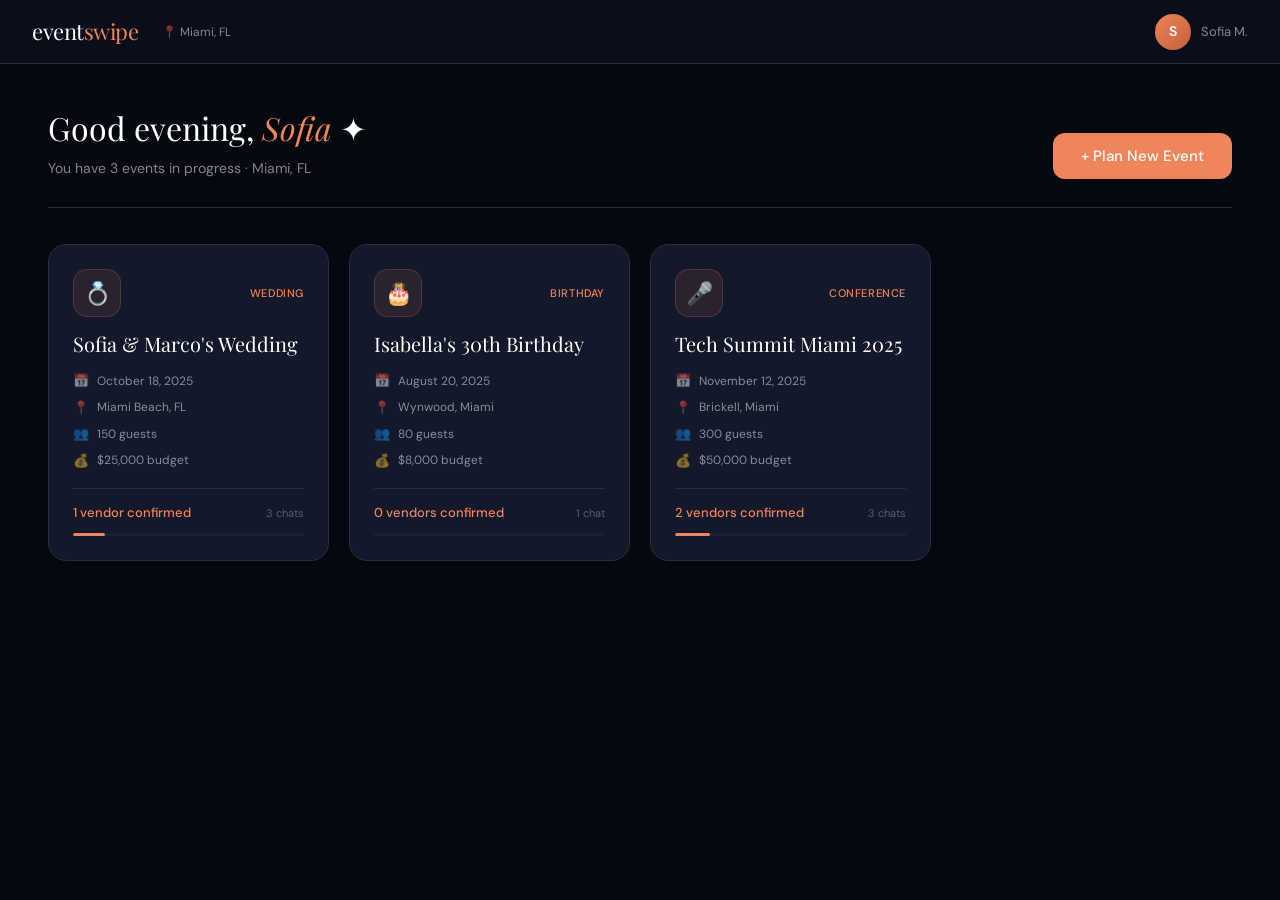
<file: index.html>
<!DOCTYPE html>
<html lang="en">
<head>
  <meta charset="UTF-8" />
  <meta name="viewport" content="width=device-width, initial-scale=1.0" />
  <title>EventSwipe — Miami</title>
  <link rel="preconnect" href="https://fonts.googleapis.com" />
  <link rel="preconnect" href="https://fonts.gstatic.com" crossorigin />
  <link href="https://fonts.googleapis.com/css2?family=Playfair+Display:ital,wght@0,400;0,600;1,400&family=DM+Sans:wght@300;400;500;600&display=swap" rel="stylesheet" />
  <link rel="stylesheet" href="styles.css" />
</head>
<body>
  <div id="app"></div>
  <script src="data.js"></script>
  <script src="app.js"></script>
</body>
</html>
</file>
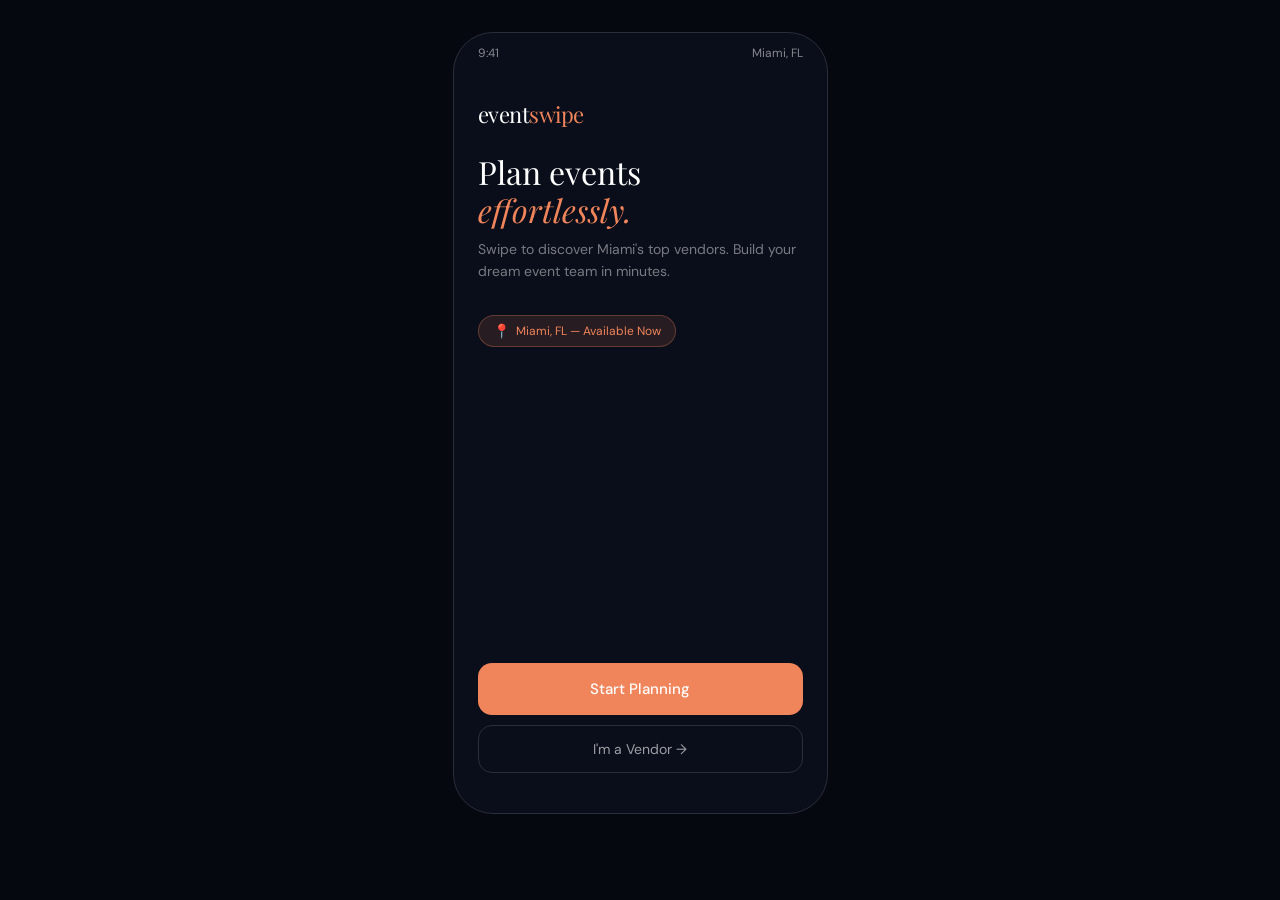
<file: eventswipe.html>
<!DOCTYPE html>
<html lang="en">
<head>
  <meta charset="UTF-8" />
  <meta name="viewport" content="width=device-width, initial-scale=1.0" />
  <title>EventSwipe — Miami</title>
  <link rel="preconnect" href="https://fonts.googleapis.com" />
  <link rel="preconnect" href="https://fonts.gstatic.com" crossorigin />
  <link href="https://fonts.googleapis.com/css2?family=Playfair+Display:ital,wght@0,400;0,600;1,400&family=DM+Sans:wght@300;400;500&display=swap" rel="stylesheet" />
  <style>
    * { box-sizing: border-box; margin: 0; padding: 0; }

    body {
      font-family: 'DM Sans', sans-serif;
      background: #060810;
      min-height: 100vh;
      display: flex;
      justify-content: center;
      align-items: flex-start;
      padding: 2rem 1rem;
    }

    .phone {
      width: 375px;
      min-height: 780px;
      background: #0a0e1a;
      border-radius: 40px;
      overflow: hidden;
      position: relative;
      border: 1.5px solid #2a2e3a;
    }

    .screen {
      display: none;
      flex-direction: column;
      height: 780px;
      overflow-y: auto;
      scrollbar-width: none;
    }
    .screen::-webkit-scrollbar { display: none; }
    .screen.active { display: flex; }

    .status-bar {
      padding: 12px 24px 6px;
      display: flex;
      justify-content: space-between;
      align-items: center;
      font-size: 12px;
      color: rgba(255,255,255,0.5);
      flex-shrink: 0;
    }

    .logo { font-family: 'Playfair Display', serif; font-size: 22px; color: #fff; letter-spacing: -0.5px; }
    .logo span { color: #f0845a; }

    .hero-section { padding: 32px 24px 24px; flex-shrink: 0; }

    .tagline { font-family: 'Playfair Display', serif; font-size: 32px; color: #fff; line-height: 1.2; margin-bottom: 8px; }
    .tagline em { color: #f0845a; font-style: italic; }

    .sub { font-size: 14px; color: rgba(255,255,255,0.45); margin-bottom: 32px; line-height: 1.6; }

    .city-badge {
      display: inline-flex; align-items: center; gap: 6px;
      background: rgba(240,132,90,0.12); border: 0.5px solid rgba(240,132,90,0.3);
      border-radius: 20px; padding: 6px 14px; font-size: 12px; color: #f0845a; margin-bottom: 28px;
    }

    .event-grid { display: grid; grid-template-columns: 1fr 1fr; gap: 10px; padding: 0 24px 24px; }

    .event-card {
      background: #13182a; border: 0.5px solid #2a2e3a; border-radius: 16px;
      padding: 16px; cursor: pointer; transition: all 0.2s; text-align: center;
    }
    .event-card:hover { border-color: #f0845a; background: #1a2035; }
    .event-card:active { transform: scale(0.97); }
    .event-icon { font-size: 24px; margin-bottom: 8px; display: block; }
    .event-label { font-size: 13px; color: rgba(255,255,255,0.8); font-weight: 500; }

    .btn-primary {
      background: #f0845a; color: #fff; border: none; border-radius: 14px;
      padding: 16px; font-family: 'DM Sans', sans-serif; font-size: 15px; font-weight: 500;
      cursor: pointer; width: 100%; transition: all 0.2s;
    }
    .btn-primary:hover { background: #e8723f; }
    .btn-primary:active { transform: scale(0.98); }

    .btn-secondary {
      background: transparent; color: rgba(255,255,255,0.6); border: 0.5px solid #2a2e3a;
      border-radius: 14px; padding: 14px; font-family: 'DM Sans', sans-serif; font-size: 14px;
      cursor: pointer; width: 100%; transition: all 0.2s; margin-top: 10px;
    }
    .btn-secondary:hover { border-color: rgba(255,255,255,0.2); color: #fff; }

    .screen-header {
      padding: 16px 24px; display: flex; align-items: center; gap: 12px; flex-shrink: 0;
    }

    .back-btn {
      width: 36px; height: 36px; background: #13182a; border: 0.5px solid #2a2e3a;
      border-radius: 50%; display: flex; align-items: center; justify-content: center;
      cursor: pointer; color: rgba(255,255,255,0.6); font-size: 16px; transition: all 0.2s; flex-shrink: 0;
    }
    .back-btn:hover { border-color: #f0845a; color: #f0845a; }

    .screen-title { font-family: 'Playfair Display', serif; font-size: 18px; color: #fff; }

    .form-section { padding: 0 24px 24px; flex: 1; overflow-y: auto; scrollbar-width: none; }
    .form-section::-webkit-scrollbar { display: none; }

    .form-group { margin-bottom: 18px; }

    .form-label {
      font-size: 12px; color: rgba(255,255,255,0.4); margin-bottom: 8px;
      display: block; text-transform: uppercase; letter-spacing: 0.8px;
    }

    .form-input {
      width: 100%; background: #13182a; border: 0.5px solid #2a2e3a; border-radius: 12px;
      padding: 14px 16px; color: #fff; font-family: 'DM Sans', sans-serif;
      font-size: 14px; outline: none; transition: border-color 0.2s;
    }
    .form-input:focus { border-color: #f0845a; }
    .form-input::placeholder { color: rgba(255,255,255,0.2); }

    .form-row { display: grid; grid-template-columns: 1fr 1fr; gap: 10px; }

    .optional-tag {
      font-size: 10px; color: rgba(255,255,255,0.25); margin-left: 6px;
      font-style: italic; text-transform: none; letter-spacing: 0;
    }

    .selected-event-pill {
      display: inline-flex; align-items: center; gap: 6px;
      background: rgba(240,132,90,0.12); border: 0.5px solid rgba(240,132,90,0.3);
      border-radius: 20px; padding: 6px 14px; font-size: 12px; color: #f0845a; margin-bottom: 20px;
    }

    .cat-grid { display: grid; grid-template-columns: 1fr 1fr; gap: 10px; padding: 0 24px 24px; }

    .cat-card {
      background: #13182a; border: 0.5px solid #2a2e3a; border-radius: 16px;
      padding: 18px 14px; cursor: pointer; transition: all 0.2s; text-align: center; position: relative;
    }
    .cat-card:hover { border-color: #f0845a; }
    .cat-card.selected { border-color: #f0845a; background: rgba(240,132,90,0.08); }
    .cat-icon { font-size: 22px; margin-bottom: 8px; display: block; }
    .cat-name { font-size: 13px; color: rgba(255,255,255,0.8); font-weight: 500; }
    .cat-count { font-size: 10px; color: rgba(255,255,255,0.3); margin-top: 3px; }

    .check-badge {
      position: absolute; top: 8px; right: 8px; width: 18px; height: 18px;
      background: #f0845a; border-radius: 50%; display: none; align-items: center;
      justify-content: center; font-size: 10px; color: #fff;
    }
    .cat-card.selected .check-badge { display: flex; }

    .swipe-area {
      flex: 1; display: flex; flex-direction: column; align-items: center;
      padding: 16px 24px; position: relative;
    }

    .card-stack { position: relative; width: 100%; height: 420px; flex-shrink: 0; }

    .vendor-card {
      position: absolute; width: 100%; height: 420px; border-radius: 24px;
      overflow: hidden; cursor: grab; transition: transform 0.1s; user-select: none;
    }

    .vendor-card-bg {
      position: absolute; inset: 0;
      background: linear-gradient(180deg, transparent 30%, rgba(0,0,0,0.95) 100%); z-index: 1;
    }

    .vendor-img-placeholder {
      width: 100%; height: 100%; display: flex; align-items: center;
      justify-content: center; font-size: 72px;
    }

    .vendor-info { position: absolute; bottom: 0; left: 0; right: 0; padding: 20px; z-index: 2; }

    .vendor-name { font-family: 'Playfair Display', serif; font-size: 22px; color: #fff; margin-bottom: 4px; }
    .vendor-category { font-size: 12px; color: rgba(255,255,255,0.5); margin-bottom: 8px; }

    .vendor-tags { display: flex; flex-wrap: wrap; gap: 6px; margin-bottom: 10px; }

    .vendor-tag {
      background: rgba(255,255,255,0.1); border: 0.5px solid rgba(255,255,255,0.15);
      border-radius: 20px; padding: 4px 10px; font-size: 11px; color: rgba(255,255,255,0.7);
    }

    .vendor-meta { display: flex; align-items: center; gap: 12px; }
    .vendor-price { font-size: 14px; color: #f0845a; font-weight: 500; }

    .like-badge, .nope-badge {
      position: absolute; top: 24px; padding: 8px 18px; border-radius: 8px;
      font-size: 18px; font-weight: 500; z-index: 10; opacity: 0;
      pointer-events: none; transition: opacity 0.1s;
    }
    .like-badge { left: 20px; background: rgba(34,197,94,0.2); border: 2px solid #22c55e; color: #22c55e; }
    .nope-badge { right: 20px; background: rgba(239,68,68,0.2); border: 2px solid #ef4444; color: #ef4444; }

    .swipe-actions {
      display: flex; align-items: center; justify-content: center;
      gap: 20px; margin-top: 20px; flex-shrink: 0;
    }

    .action-btn {
      width: 58px; height: 58px; border-radius: 50%;
      display: flex; align-items: center; justify-content: center;
      cursor: pointer; transition: all 0.2s; border: none; font-size: 22px;
    }
    .action-btn.nope { background: rgba(239,68,68,0.1); border: 1.5px solid rgba(239,68,68,0.3); color: #ef4444; }
    .action-btn.nope:hover { background: rgba(239,68,68,0.2); }
    .action-btn.like { background: rgba(34,197,94,0.1); border: 1.5px solid rgba(34,197,94,0.3); color: #22c55e; width: 70px; height: 70px; font-size: 26px; }
    .action-btn.like:hover { background: rgba(34,197,94,0.2); }
    .action-btn.info { background: rgba(240,132,90,0.1); border: 1.5px solid rgba(240,132,90,0.3); color: #f0845a; }
    .action-btn.info:hover { background: rgba(240,132,90,0.2); }

    .budget-bar-wrap { padding: 0 24px 16px; flex-shrink: 0; }
    .budget-row { display: flex; justify-content: space-between; font-size: 11px; color: rgba(255,255,255,0.35); margin-bottom: 6px; }
    .budget-track { height: 4px; background: #1a2035; border-radius: 4px; overflow: hidden; }
    .budget-fill { height: 100%; background: #f0845a; border-radius: 4px; transition: width 0.5s ease; }

    .workspace-section { flex: 1; overflow-y: auto; padding: 0 24px 24px; scrollbar-width: none; }
    .workspace-section::-webkit-scrollbar { display: none; }

    .section-title {
      font-size: 12px; color: rgba(255,255,255,0.35); text-transform: uppercase;
      letter-spacing: 0.8px; margin-bottom: 12px; margin-top: 20px;
    }

    .event-summary-card { background: #13182a; border: 0.5px solid #2a2e3a; border-radius: 16px; padding: 16px; margin-bottom: 16px; }
    .event-summary-name { font-family: 'Playfair Display', serif; font-size: 20px; color: #fff; margin-bottom: 10px; }
    .event-detail-row { display: flex; gap: 16px; flex-wrap: wrap; }
    .event-detail { display: flex; flex-direction: column; gap: 2px; }
    .detail-label { font-size: 10px; color: rgba(255,255,255,0.3); text-transform: uppercase; letter-spacing: 0.6px; }
    .detail-value { font-size: 13px; color: rgba(255,255,255,0.8); }

    .budget-card { background: #13182a; border: 0.5px solid #2a2e3a; border-radius: 16px; padding: 16px; margin-bottom: 16px; }
    .budget-header { display: flex; justify-content: space-between; align-items: flex-start; margin-bottom: 14px; }
    .budget-total { font-family: 'Playfair Display', serif; font-size: 24px; color: #fff; }
    .budget-thermometer { height: 10px; background: #1a2035; border-radius: 10px; overflow: hidden; margin-bottom: 10px; }
    .budget-thermo-fill { height: 100%; border-radius: 10px; transition: width 0.5s ease; }
    .budget-breakdown { display: flex; flex-direction: column; gap: 8px; }
    .budget-line { display: flex; justify-content: space-between; align-items: center; font-size: 12px; }
    .budget-line-label { color: rgba(255,255,255,0.5); display: flex; align-items: center; gap: 6px; }
    .budget-line-dot { width: 6px; height: 6px; border-radius: 50%; background: #f0845a; }
    .budget-line-amount { color: rgba(255,255,255,0.7); }

    .vendor-shortlist { display: flex; flex-direction: column; gap: 10px; }

    .shortlist-item {
      background: #13182a; border: 0.5px solid #2a2e3a; border-radius: 14px;
      padding: 14px 16px; display: flex; align-items: center; gap: 12px; cursor: pointer; transition: all 0.2s;
    }
    .shortlist-item:hover { border-color: #f0845a; }
    .shortlist-avatar { width: 42px; height: 42px; border-radius: 12px; background: #1a2035; display: flex; align-items: center; justify-content: center; font-size: 20px; flex-shrink: 0; }
    .shortlist-info { flex: 1; }
    .shortlist-name { font-size: 14px; color: #fff; font-weight: 500; margin-bottom: 2px; }
    .shortlist-cat { font-size: 11px; color: rgba(255,255,255,0.35); }
    .msg-status { font-size: 10px; color: rgba(255,255,255,0.25); margin-top: 2px; }
    .shortlist-price { font-size: 13px; color: #f0845a; font-weight: 500; }

    .tab-bar { display: flex; background: #0d1120; border-top: 0.5px solid #1a2035; padding: 10px 0 16px; flex-shrink: 0; }
    .tab { flex: 1; display: flex; flex-direction: column; align-items: center; gap: 4px; cursor: pointer; padding: 4px 0; transition: all 0.2s; }
    .tab-icon { font-size: 20px; }
    .tab-label { font-size: 10px; color: rgba(255,255,255,0.3); }
    .tab.active .tab-label { color: #f0845a; }

    .invite-code-box { background: #13182a; border: 0.5px solid #2a2e3a; border-radius: 14px; padding: 16px; margin-bottom: 16px; text-align: center; }
    .invite-code { font-family: monospace; font-size: 26px; color: #f0845a; letter-spacing: 6px; font-weight: 500; margin: 8px 0; }
    .invite-hint { font-size: 12px; color: rgba(255,255,255,0.3); }

    .step-indicator { display: flex; align-items: center; gap: 6px; padding: 0 24px 16px; flex-shrink: 0; }
    .step-dot { width: 6px; height: 6px; border-radius: 50%; background: #2a2e3a; transition: all 0.3s; }
    .step-dot.active { background: #f0845a; width: 18px; border-radius: 3px; }
    .step-dot.done { background: rgba(240,132,90,0.4); }

    .vendor-detail-overlay {
      position: absolute; inset: 0; background: #0a0e1a; z-index: 20;
      display: none; flex-direction: column; border-radius: 40px; overflow: hidden;
    }
    .vendor-detail-overlay.show { display: flex; }

    .vd-img { height: 220px; background: #13182a; display: flex; align-items: center; justify-content: center; font-size: 72px; flex-shrink: 0; position: relative; }
    .vd-close { position: absolute; top: 16px; left: 16px; width: 36px; height: 36px; background: rgba(0,0,0,0.5); border-radius: 50%; display: flex; align-items: center; justify-content: center; cursor: pointer; color: #fff; font-size: 18px; border: none; }
    .vd-body { flex: 1; overflow-y: auto; padding: 20px 24px; scrollbar-width: none; }
    .vd-body::-webkit-scrollbar { display: none; }
    .vd-name { font-family: 'Playfair Display', serif; font-size: 24px; color: #fff; margin-bottom: 4px; }
    .vd-meta { display: flex; gap: 12px; align-items: center; margin-bottom: 16px; }
    .vd-section-title { font-size: 11px; color: rgba(255,255,255,0.35); text-transform: uppercase; letter-spacing: 0.8px; margin-bottom: 8px; margin-top: 18px; }
    .vd-services { display: flex; flex-wrap: wrap; gap: 6px; margin-bottom: 4px; }
    .vd-service-tag { background: rgba(240,132,90,0.1); border: 0.5px solid rgba(240,132,90,0.25); border-radius: 20px; padding: 5px 12px; font-size: 12px; color: #f0845a; }
    .vd-links { display: flex; gap: 10px; margin-top: 8px; }
    .vd-link-btn { flex: 1; background: #13182a; border: 0.5px solid #2a2e3a; border-radius: 10px; padding: 10px; text-align: center; font-size: 12px; color: rgba(255,255,255,0.5); cursor: pointer; transition: all 0.2s; }
    .vd-link-btn:hover { border-color: #f0845a; color: #f0845a; }
    .msg-template-box { background: #13182a; border: 0.5px solid #2a2e3a; border-radius: 12px; padding: 14px; margin-top: 16px; }
    .msg-template-text { font-size: 13px; color: rgba(255,255,255,0.6); line-height: 1.6; margin-bottom: 12px; }

    .notification-dot { width: 8px; height: 8px; background: #f0845a; border-radius: 50%; position: absolute; top: 2px; right: 2px; }

    .empty-swipe { display: flex; flex-direction: column; align-items: center; justify-content: center; height: 100%; gap: 12px; color: rgba(255,255,255,0.3); font-size: 14px; }
    .empty-swipe .big-icon { font-size: 48px; margin-bottom: 8px; }
  </style>
</head>
<body>
  <div class="phone" id="phone">

    <!-- SCREEN 1: Welcome -->
    <div class="screen active" id="screen-welcome">
      <div class="status-bar"><span>9:41</span><span>Miami, FL</span></div>
      <div class="hero-section">
        <div class="logo">event<span>swipe</span></div>
        <div style="height:24px"></div>
        <div class="tagline">Plan events<br><em>effortlessly.</em></div>
        <p class="sub">Swipe to discover Miami's top vendors. Build your dream event team in minutes.</p>
        <div class="city-badge"><span style="font-size:14px">📍</span> Miami, FL — Available Now</div>
      </div>
      <div style="padding: 0 24px; margin-top: auto; padding-bottom: 40px;">
        <button class="btn-primary" onclick="goTo('screen-event-type')">Start Planning</button>
        <button class="btn-secondary" onclick="goTo('screen-vendor-register')">I'm a Vendor →</button>
      </div>
    </div>

    <!-- SCREEN 2: Event Type -->
    <div class="screen" id="screen-event-type">
      <div class="status-bar"><span>9:41</span><span>Miami, FL</span></div>
      <div class="screen-header">
        <div class="back-btn" onclick="goTo('screen-welcome')">←</div>
        <span class="screen-title">What's the occasion?</span>
      </div>
      <div class="step-indicator">
        <div class="step-dot active"></div>
        <div class="step-dot"></div>
        <div class="step-dot"></div>
      </div>
      <div class="event-grid">
        <div class="event-card" onclick="selectEvent('Wedding','💍')"><span class="event-icon">💍</span><div class="event-label">Wedding</div></div>
        <div class="event-card" onclick="selectEvent('Anniversary','🥂')"><span class="event-icon">🥂</span><div class="event-label">Anniversary</div></div>
        <div class="event-card" onclick="selectEvent('Birthday','🎂')"><span class="event-icon">🎂</span><div class="event-label">Birthday</div></div>
        <div class="event-card" onclick="selectEvent('Conference','🎤')"><span class="event-icon">🎤</span><div class="event-label">Meetup / Conference</div></div>
        <div class="event-card" onclick="selectEvent('Date Night','✨')"><span class="event-icon">✨</span><div class="event-label">Date Night</div></div>
        <div class="event-card" onclick="selectEvent('Quinceañera','👑')"><span class="event-icon">👑</span><div class="event-label">Quinceañera</div></div>
      </div>
    </div>

    <!-- SCREEN 3: Event Profile -->
    <div class="screen" id="screen-event-profile">
      <div class="status-bar"><span>9:41</span><span>Miami, FL</span></div>
      <div class="screen-header">
        <div class="back-btn" onclick="goTo('screen-event-type')">←</div>
        <span class="screen-title">Event Details</span>
      </div>
      <div class="step-indicator">
        <div class="step-dot done"></div>
        <div class="step-dot active"></div>
        <div class="step-dot"></div>
      </div>
      <div class="form-section">
        <div class="selected-event-pill">
          <span id="pill-icon">💍</span>
          <span id="pill-label">Wedding</span>
        </div>
        <div class="form-group">
          <label class="form-label">Event Name</label>
          <input class="form-input" id="event-name" placeholder="e.g. Sofia & Marco's Wedding" />
        </div>
        <div class="form-row">
          <div class="form-group">
            <label class="form-label">Date</label>
            <input class="form-input" type="date" id="event-date" />
          </div>
          <div class="form-group">
            <label class="form-label">Time</label>
            <input class="form-input" type="time" id="event-time" />
          </div>
        </div>
        <div class="form-group">
          <label class="form-label">Location</label>
          <input class="form-input" placeholder="Miami, FL (current)" id="event-location" />
        </div>
        <div class="form-row">
          <div class="form-group">
            <label class="form-label">Guests</label>
            <input class="form-input" type="number" placeholder="150" id="event-guests" />
          </div>
          <div class="form-group">
            <label class="form-label">Budget <span class="optional-tag">optional</span></label>
            <input class="form-input" type="number" placeholder="10000" id="event-budget" />
          </div>
        </div>
        <div style="margin-top: 8px;">
          <button class="btn-primary" onclick="saveEventProfile()">Choose Vendors →</button>
        </div>
      </div>
    </div>

    <!-- SCREEN 4: Vendor Categories -->
    <div class="screen" id="screen-categories">
      <div class="status-bar"><span>9:41</span><span>Miami, FL</span></div>
      <div class="screen-header">
        <div class="back-btn" onclick="goTo('screen-event-profile')">←</div>
        <span class="screen-title">Pick categories</span>
      </div>
      <div class="step-indicator">
        <div class="step-dot done"></div>
        <div class="step-dot done"></div>
        <div class="step-dot active"></div>
      </div>
      <p style="padding: 0 24px 16px; font-size: 13px; color: rgba(255,255,255,0.4); flex-shrink:0;">Select the vendors you need. We'll find the best in Miami.</p>
      <div class="cat-grid">
        <div class="cat-card" data-cat="Florists" onclick="toggleCat(this)"><div class="check-badge">✓</div><span class="cat-icon">🌸</span><div class="cat-name">Florists</div><div class="cat-count">24 vendors</div></div>
        <div class="cat-card" data-cat="Catering" onclick="toggleCat(this)"><div class="check-badge">✓</div><span class="cat-icon">🍽️</span><div class="cat-name">Food / Catering</div><div class="cat-count">38 vendors</div></div>
        <div class="cat-card" data-cat="Decor" onclick="toggleCat(this)"><div class="check-badge">✓</div><span class="cat-icon">🪩</span><div class="cat-name">Decor</div><div class="cat-count">19 vendors</div></div>
        <div class="cat-card" data-cat="Bakeries" onclick="toggleCat(this)"><div class="check-badge">✓</div><span class="cat-icon">🎂</span><div class="cat-name">Bakeries</div><div class="cat-count">15 vendors</div></div>
        <div class="cat-card" data-cat="Bartending" onclick="toggleCat(this)"><div class="check-badge">✓</div><span class="cat-icon">🍸</span><div class="cat-name">Bartending</div><div class="cat-count">21 vendors</div></div>
        <div class="cat-card" data-cat="Entertainment" onclick="toggleCat(this)"><div class="check-badge">✓</div><span class="cat-icon">🎵</span><div class="cat-name">Entertainment</div><div class="cat-count">32 vendors</div></div>
        <div class="cat-card" data-cat="Photography" onclick="toggleCat(this)"><div class="check-badge">✓</div><span class="cat-icon">📸</span><div class="cat-name">Photography</div><div class="cat-count">44 vendors</div></div>
        <div class="cat-card" data-cat="Security" onclick="toggleCat(this)"><div class="check-badge">✓</div><span class="cat-icon">🛡️</span><div class="cat-name">Security</div><div class="cat-count">8 vendors</div></div>
      </div>
      <div style="padding: 16px 24px 32px; flex-shrink:0;">
        <button class="btn-primary" onclick="startSwiping()">Start Swiping →</button>
      </div>
    </div>

    <!-- SCREEN 5: Swipe -->
    <div class="screen" id="screen-swipe">
      <div class="status-bar"><span>9:41</span><span>Miami, FL</span></div>
      <div class="screen-header">
        <div class="back-btn" onclick="goTo('screen-categories')">←</div>
        <div>
          <div class="screen-title" id="swipe-cat-title">Florists</div>
          <div style="font-size:11px;color:rgba(255,255,255,0.3);">Miami, FL</div>
        </div>
        <div style="margin-left:auto;font-size:12px;color:rgba(255,255,255,0.3);" id="swipe-progress-text">1 of 4</div>
      </div>
      <div class="budget-bar-wrap">
        <div class="budget-row">
          <span>Budget used</span>
          <span id="budget-used-text">$0 of $10,000</span>
        </div>
        <div class="budget-track">
          <div class="budget-fill" id="budget-fill-bar" style="width:0%"></div>
        </div>
      </div>
      <div class="swipe-area">
        <div class="card-stack" id="card-stack"></div>
        <div class="swipe-actions">
          <button class="action-btn nope" onclick="swipeCard('left')" title="Pass">✕</button>
          <button class="action-btn like" onclick="swipeCard('right')" title="Add to shortlist">♥</button>
          <button class="action-btn info" onclick="showVendorDetail()" title="View details">i</button>
        </div>
      </div>

      <!-- Vendor Detail Overlay -->
      <div class="vendor-detail-overlay" id="vendor-detail">
        <div class="vd-img" id="vd-img-area">
          <button class="vd-close" onclick="hideVendorDetail()">←</button>
          <span id="vd-emoji" style="font-size:72px">🌸</span>
        </div>
        <div class="vd-body">
          <div class="vd-name" id="vd-name">Bloom &amp; Co.</div>
          <div class="vd-meta">
            <span class="vendor-tag" id="vd-cat">Florist</span>
            <span style="font-size:12px;color:rgba(255,255,255,0.4);" id="vd-location">Wynwood, Miami</span>
          </div>
          <div class="vd-section-title">Services</div>
          <div class="vd-services" id="vd-services"></div>
          <div class="vd-section-title">Price Range</div>
          <div style="font-size:15px;color:#f0845a;font-weight:500;" id="vd-price">$2,000 – $5,000</div>
          <div class="vd-section-title">Reviews</div>
          <div style="font-size:13px;color:rgba(255,255,255,0.5);line-height:1.6;" id="vd-review">"Absolutely stunning arrangements." — 4.9★</div>
          <div class="vd-section-title">Connect</div>
          <div class="vd-links">
            <div class="vd-link-btn">🌐 Website</div>
            <div class="vd-link-btn">📷 Instagram</div>
            <div class="vd-link-btn">💬 Message</div>
          </div>
          <div class="msg-template-box">
            <div class="vd-section-title" style="margin-top:0">Message Template</div>
            <div class="msg-template-text" id="msg-template-content">Loading...</div>
            <button class="btn-primary" style="font-size:13px;padding:12px;" onclick="hideVendorDetail()">Send Message</button>
          </div>
        </div>
      </div>
    </div>

    <!-- SCREEN 6: Workspace -->
    <div class="screen" id="screen-workspace">
      <div class="status-bar"><span>9:41</span><span>Miami, FL</span></div>
      <div class="screen-header">
        <span class="logo" style="font-size:18px">event<span style="color:#f0845a">swipe</span></span>
        <div style="margin-left:auto;"><span style="font-size:11px;color:rgba(255,255,255,0.3);">My Event</span></div>
      </div>
      <div class="workspace-section">
        <div class="section-title">Event</div>
        <div class="event-summary-card">
          <div class="event-summary-name" id="ws-event-name">My Wedding</div>
          <div class="event-detail-row">
            <div class="event-detail"><span class="detail-label">Date</span><span class="detail-value" id="ws-date">TBD</span></div>
            <div class="event-detail"><span class="detail-label">Location</span><span class="detail-value" id="ws-location">Miami, FL</span></div>
            <div class="event-detail"><span class="detail-label">Guests</span><span class="detail-value" id="ws-guests">150</span></div>
          </div>
        </div>
        <div class="section-title">Budget Tracker</div>
        <div class="budget-card">
          <div class="budget-header">
            <div>
              <div style="font-size:11px;color:rgba(255,255,255,0.35);margin-bottom:4px;">Total Budget</div>
              <div class="budget-total" id="ws-total-budget">$10,000</div>
            </div>
            <div style="text-align:right">
              <div style="font-size:11px;color:rgba(255,255,255,0.35);margin-bottom:4px;">Remaining</div>
              <div style="font-size:12px;color:#22c55e;" id="ws-remaining">$10,000</div>
            </div>
          </div>
          <div class="budget-thermometer">
            <div class="budget-thermo-fill" id="ws-thermo" style="width:0%;background:#f0845a;"></div>
          </div>
          <div class="budget-breakdown" id="ws-breakdown">
            <div style="font-size:12px;color:rgba(255,255,255,0.25);text-align:center;padding:8px 0;">No vendors added yet. Start swiping!</div>
          </div>
        </div>
        <div style="display:flex;justify-content:space-between;align-items:center;">
          <div class="section-title" style="margin-top:0">Shortlisted Vendors</div>
          <span style="font-size:11px;color:#f0845a;cursor:pointer;" onclick="goTo('screen-swipe')">+ Add more</span>
        </div>
        <div class="vendor-shortlist" id="ws-shortlist">
          <div style="background:#13182a;border:0.5px solid #2a2e3a;border-radius:14px;padding:20px;text-align:center;">
            <div style="font-size:32px;margin-bottom:8px;">👆</div>
            <div style="font-size:13px;color:rgba(255,255,255,0.3);">Swipe right on vendors to add them here</div>
          </div>
        </div>
        <div class="section-title">Collaborate</div>
        <div class="invite-code-box">
          <div style="font-size:12px;color:rgba(255,255,255,0.35);margin-bottom:4px;">Share your event workspace</div>
          <div class="invite-code" id="invite-code">MIA-7X4K</div>
          <div class="invite-hint">Anyone with this code can view your event board</div>
          <button class="btn-secondary" style="margin-top:12px;" onclick="newInviteCode()">Generate New Code</button>
        </div>
      </div>
      <div class="tab-bar">
        <div class="tab" onclick="goTo('screen-swipe')">
          <span class="tab-icon">👆</span>
          <span class="tab-label">Discover</span>
        </div>
        <div class="tab active">
          <span class="tab-icon">📋</span>
          <span class="tab-label">Workspace</span>
        </div>
        <div class="tab" onclick="document.getElementById('msg-dot').style.display='none'">
          <span class="tab-icon" style="position:relative;display:inline-block">
            💬
            <span class="notification-dot" id="msg-dot" style="display:none"></span>
          </span>
          <span class="tab-label">Messages</span>
        </div>
      </div>
    </div>

    <!-- SCREEN 7: Vendor Register -->
    <div class="screen" id="screen-vendor-register">
      <div class="status-bar"><span>9:41</span><span>Miami, FL</span></div>
      <div class="screen-header">
        <div class="back-btn" onclick="goTo('screen-welcome')">←</div>
        <span class="screen-title">Vendor Registration</span>
      </div>
      <div class="form-section">
        <div style="background:rgba(240,132,90,0.08);border:0.5px solid rgba(240,132,90,0.2);border-radius:12px;padding:14px;margin-bottom:20px;">
          <div style="font-size:12px;color:#f0845a;font-weight:500;margin-bottom:4px;">Verification Required</div>
          <div style="font-size:12px;color:rgba(255,255,255,0.4);line-height:1.5;">New vendors are reviewed within 48 hours. Only verified vendors appear in discovery.</div>
        </div>
        <div class="form-group"><label class="form-label">Business Name</label><input class="form-input" placeholder="e.g. Bloom &amp; Co. Florists" /></div>
        <div class="form-group">
          <label class="form-label">Category</label>
          <select class="form-input" style="appearance:none;">
            <option style="background:#13182a">Florists</option>
            <option style="background:#13182a">Food / Catering</option>
            <option style="background:#13182a">Photography</option>
            <option style="background:#13182a">Entertainment</option>
            <option style="background:#13182a">Decor</option>
            <option style="background:#13182a">Bakeries</option>
            <option style="background:#13182a">Bartending</option>
            <option style="background:#13182a">Security</option>
          </select>
        </div>
        <div class="form-group"><label class="form-label">Point of Contact</label><input class="form-input" placeholder="Full name" /></div>
        <div class="form-group">
          <label class="form-label">Business Email</label>
          <input class="form-input" type="email" placeholder="contact@yourbusiness.com" />
          <div style="font-size:11px;color:rgba(255,255,255,0.25);margin-top:6px;">No Gmail or Yahoo addresses accepted</div>
        </div>
        <div class="form-group"><label class="form-label">Website</label><input class="form-input" placeholder="https://yourbusiness.com" /></div>
        <div class="form-group"><label class="form-label">Business Info</label><textarea class="form-input" rows="3" placeholder="Tell event planners about your services..." style="resize:none;line-height:1.5;"></textarea></div>
        <button class="btn-primary" onclick="goTo('screen-pending')">Submit for Verification</button>
      </div>
    </div>

    <!-- SCREEN 8: Pending -->
    <div class="screen" id="screen-pending">
      <div class="status-bar"><span>9:41</span><span>Miami, FL</span></div>
      <div style="flex:1;display:flex;flex-direction:column;align-items:center;justify-content:center;padding:40px 32px;text-align:center;gap:16px;">
        <div style="font-size:64px;margin-bottom:8px;">🕐</div>
        <div class="logo" style="font-size:20px;margin-bottom:4px;">event<span>swipe</span></div>
        <div style="font-family:'Playfair Display',serif;font-size:22px;color:#fff;line-height:1.3;">You're in the queue!</div>
        <div style="font-size:14px;color:rgba(255,255,255,0.4);line-height:1.6;">Your application is under review. We'll email you within 48 hours once you're verified and live on the platform.</div>
        <div style="background:#13182a;border:0.5px solid #2a2e3a;border-radius:14px;padding:16px;width:100%;margin-top:8px;">
          <div style="font-size:11px;color:rgba(255,255,255,0.3);margin-bottom:4px;">Application ID</div>
          <div style="font-family:monospace;font-size:18px;color:#f0845a;letter-spacing:2px;">VND-20847</div>
        </div>
        <button class="btn-secondary" onclick="goTo('screen-welcome')" style="margin-top:16px;">Back to Home</button>
      </div>
    </div>

  </div>

  <script>
    var state = {
      eventType: 'Wedding',
      eventIcon: '💍',
      eventName: 'My Wedding',
      eventDate: '',
      eventBudget: 10000,
      eventGuests: 150,
      eventLocation: 'Miami, FL',
      selectedCats: [],
      currentCatIndex: 0,
      currentVendorIndex: 0,
      shortlist: [],
      budgetUsed: 0,
      swipeQueue: []
    };

    var vendors = {
      Florists: [
        { name:'Bloom & Co.', emoji:'🌸', location:'Wynwood, Miami', price:'$2,000–$5,000', priceNum:3500, services:['Wedding Arrangements','Centerpieces','Bouquets','Arch Decor'], review:'"Made our wedding look like a fairytale." — 4.9★ (87)' },
        { name:'Flor de Cuba', emoji:'🌺', location:'Little Havana, Miami', price:'$1,500–$4,000', priceNum:2500, services:['Tropical Arrangements','Custom Bouquets','Event Decor'], review:'"Vibrant, colorful, absolutely beautiful." — 4.8★ (62)' },
        { name:'Petals & Palms', emoji:'🌴', location:'Coral Gables, Miami', price:'$3,000–$8,000', priceNum:5500, services:['Luxury Florals','Installation Art','Ceiling Decor'], review:'"Breathtaking ceiling installations." — 5.0★ (34)' },
        { name:'Garden State Florals', emoji:'🌿', location:'Brickell, Miami', price:'$800–$2,500', priceNum:1500, services:['Budget Friendly','Seasonal Flowers','Simple Arrangements'], review:'"Great value, fresh flowers." — 4.6★ (120)' }
      ],
      Catering: [
        { name:'Ceviche Bar Miami', emoji:'🍤', location:'Brickell, Miami', price:'$45–$85/person', priceNum:6500, services:['Latin Fusion','Live Stations','Cocktail Hour'], review:'"The food was the highlight of our event." — 4.9★ (156)' },
        { name:'The Coconut Table', emoji:'🥥', location:'South Beach, Miami', price:'$55–$120/person', priceNum:8000, services:['Caribbean Cuisine','Buffet','Plated Dinners'], review:'"Guests are still talking about it." — 4.8★ (89)' },
        { name:'Sabor Latino Catering', emoji:'🫔', location:'Hialeah, Miami', price:'$25–$55/person', priceNum:4000, services:['Cuban','Colombian','Venezuelan','Authentic Recipes'], review:'"Authentic flavors, incredible portions." — 4.7★ (203)' }
      ],
      Photography: [
        { name:'Golden Hour Studios', emoji:'📸', location:'Design District, Miami', price:'$2,500–$6,000', priceNum:4000, services:['Wedding Photography','Drone Shots','Same-Day Edits','Videography'], review:'"Every photo told a story." — 5.0★ (44)' },
        { name:'Mango Lens Co.', emoji:'🥭', location:'Coconut Grove, Miami', price:'$1,800–$3,500', priceNum:2500, services:['Event Photography','Candid Style','Online Gallery'], review:'"Natural, beautiful candid shots." — 4.8★ (78)' },
        { name:'Azure Films', emoji:'🎬', location:'Downtown Miami', price:'$3,000–$8,000', priceNum:5500, services:['Cinematic Video','Highlight Reels','Live Streaming'], review:'"Our highlight reel made us cry." — 4.9★ (31)' }
      ],
      Entertainment: [
        { name:'DJ Fuego Miami', emoji:'🎧', location:'South Beach, Miami', price:'$1,200–$3,000', priceNum:2000, services:['DJ Set','MC Services','Lighting','Sound System'], review:'"Dance floor was packed all night." — 4.9★ (192)' },
        { name:'Salsa Soul Band', emoji:'🎺', location:'Little Havana, Miami', price:'$2,000–$5,000', priceNum:3500, services:['Live Latin Band','Salsa','Merengue','Jazz'], review:'"The live band was incredible!" — 5.0★ (56)' }
      ],
      Decor: [
        { name:'Luxe Event Decor', emoji:'🪩', location:'Midtown Miami', price:'$2,000–$10,000', priceNum:6000, services:['Full Setup','Lighting Design','Table Decor','Backdrops'], review:'"Transformed the venue completely." — 4.9★ (67)' },
        { name:'Balloon Artistry MIA', emoji:'🎈', location:'Doral, Miami', price:'$500–$2,000', priceNum:1200, services:['Balloon Arches','Columns','Organic Walls','Custom Designs'], review:'"Every balloon arch was perfect." — 4.7★ (144)' }
      ],
      Bakeries: [
        { name:'Dulce Dreams Bakery', emoji:'🎂', location:'Coral Way, Miami', price:'$300–$2,500', priceNum:800, services:['Custom Cakes','Cupcake Towers','Dessert Tables','Macarons'], review:'"Our wedding cake was a masterpiece." — 5.0★ (211)' }
      ],
      Bartending: [
        { name:'Cocktail Cartel', emoji:'🍸', location:'Wynwood, Miami', price:'$800–$2,500', priceNum:1500, services:['Full Bar Service','Signature Cocktails','Staff','Equipment'], review:'"Best signature cocktails at any wedding." — 4.8★ (88)' }
      ],
      Security: [
        { name:'Shield Event Security', emoji:'🛡️', location:'Downtown Miami', price:'$500–$2,000', priceNum:1000, services:['Licensed Guards','Crowd Management','VIP Protection'], review:'"Professional and discreet." — 4.7★ (42)' }
      ]
    };

    function goTo(screenId) {
      document.querySelectorAll('.screen').forEach(function(s) { s.classList.remove('active'); });
      var el = document.getElementById(screenId);
      if (el) { el.classList.add('active'); el.scrollTop = 0; }
    }

    function selectEvent(type, icon) {
      state.eventType = type;
      state.eventIcon = icon;
      document.getElementById('pill-icon').textContent = icon;
      document.getElementById('pill-label').textContent = type;
      goTo('screen-event-profile');
    }

    function saveEventProfile() {
      state.eventName = document.getElementById('event-name').value || ('My ' + state.eventType);
      state.eventBudget = parseInt(document.getElementById('event-budget').value) || 10000;
      state.eventGuests = parseInt(document.getElementById('event-guests').value) || 150;
      state.eventLocation = document.getElementById('event-location').value || 'Miami, FL';
      state.eventDate = document.getElementById('event-date').value || '';
      updateWorkspace();
      goTo('screen-categories');
    }

    function toggleCat(el) {
      el.classList.toggle('selected');
      var cat = el.getAttribute('data-cat');
      var idx = state.selectedCats.indexOf(cat);
      if (idx === -1) state.selectedCats.push(cat);
      else state.selectedCats.splice(idx, 1);
    }

    function startSwiping() {
      if (state.selectedCats.length === 0) state.selectedCats = ['Florists', 'Photography'];
      state.currentCatIndex = 0;
      loadSwipeCategory();
      goTo('screen-swipe');
    }

    function loadSwipeCategory() {
      var cat = state.selectedCats[state.currentCatIndex];
      if (!cat) { goTo('screen-workspace'); return; }
      document.getElementById('swipe-cat-title').textContent = cat;
      state.swipeQueue = (vendors[cat] || []).slice();
      renderCards();
      updateProgressText();
      updateBudgetBar();
    }

    function renderCards() {
      var stack = document.getElementById('card-stack');
      stack.innerHTML = '';
      var queue = state.swipeQueue;
      if (queue.length === 0) {
        stack.innerHTML = '<div class="empty-swipe"><div class="big-icon">✓</div><div>All vendors reviewed!</div><div style="font-size:12px;opacity:0.5">Moving to next category...</div></div>';
        setTimeout(function() { nextCategory(); }, 1500);
        return;
      }
      var showCount = Math.min(3, queue.length);
      for (var i = showCount - 1; i >= 0; i--) {
        var v = queue[i];
        var card = document.createElement('div');
        card.className = 'vendor-card';
        card.style.zIndex = showCount - i;
        if (i === 1) { card.style.transform = 'scale(0.95) translateY(12px)'; card.style.opacity = '0.7'; }
        if (i === 2) { card.style.transform = 'scale(0.90) translateY(24px)'; card.style.opacity = '0.4'; }
        card.innerHTML =
          '<div class="vendor-img-placeholder" style="background:' + getBgColor(v.emoji) + '">' + v.emoji + '</div>' +
          '<div class="vendor-card-bg"></div>' +
          '<div class="like-badge">LIKE</div>' +
          '<div class="nope-badge">NOPE</div>' +
          '<div class="vendor-info">' +
            '<div class="vendor-name">' + v.name + '</div>' +
            '<div class="vendor-category">' + (state.selectedCats[state.currentCatIndex] || '') + ' · ' + v.location + '</div>' +
            '<div class="vendor-tags">' + v.services.slice(0,3).map(function(s){ return '<span class="vendor-tag">'+s+'</span>'; }).join('') + '</div>' +
            '<div class="vendor-meta"><span class="vendor-price">' + v.price + '</span></div>' +
          '</div>';
        stack.appendChild(card);
      }
      setupDrag();
    }

    function getBgColor(emoji) {
      var colors = {'🌸':'#2a1a2e','🌺':'#2a1510','🌴':'#0a2215','🌿':'#0d1f0d','📸':'#0d1520','🥭':'#201a08','🎬':'#0a0f20','🎧':'#150820','🎺':'#1a0a08','🪩':'#0a1520','🎈':'#201008','🎂':'#1a0f1a','🍸':'#0a1508','🛡️':'#0f1520','🍤':'#1a1008','🥥':'#0f1a0f','🫔':'#1a0f08'};
      return colors[emoji] || '#13182a';
    }

    function setupDrag() {
      var stack = document.getElementById('card-stack');
      var topCard = stack.lastChild;
      if (!topCard || !topCard.classList) return;
      var startX = 0, isDragging = false, currentX = 0;

      function onStart(x) { startX = x; isDragging = true; }
      function onMove(x) {
        if (!isDragging) return;
        currentX = x - startX;
        topCard.style.transform = 'translateX(' + currentX + 'px) rotate(' + (currentX * 0.05) + 'deg)';
        var like = topCard.querySelector('.like-badge');
        var nope = topCard.querySelector('.nope-badge');
        if (like) like.style.opacity = currentX > 20 ? Math.min((currentX-20)/60, 1) : 0;
        if (nope) nope.style.opacity = currentX < -20 ? Math.min((-currentX-20)/60, 1) : 0;
      }
      function onEnd() {
        if (!isDragging) return;
        isDragging = false;
        if (currentX > 80) swipeCard('right');
        else if (currentX < -80) swipeCard('left');
        else { topCard.style.transition = 'transform 0.3s'; topCard.style.transform = ''; setTimeout(function(){ topCard.style.transition=''; }, 300); }
        currentX = 0;
      }

      topCard.addEventListener('mousedown', function(e){ onStart(e.clientX); });
      document.addEventListener('mousemove', function(e){ onMove(e.clientX); });
      document.addEventListener('mouseup', onEnd);
      topCard.addEventListener('touchstart', function(e){ onStart(e.touches[0].clientX); }, {passive:true});
      document.addEventListener('touchmove', function(e){ onMove(e.touches[0].clientX); }, {passive:true});
      document.addEventListener('touchend', onEnd);
    }

    function swipeCard(dir) {
      var stack = document.getElementById('card-stack');
      var topCard = stack.lastChild;
      if (!topCard || !topCard.classList || !topCard.classList.contains('vendor-card')) return;
      var v = state.swipeQueue[0];
      if (dir === 'right' && v) {
        state.shortlist.push(v);
        state.budgetUsed += v.priceNum || 0;
        document.getElementById('msg-dot').style.display = 'block';
      }
      topCard.style.transition = 'transform 0.35s ease, opacity 0.35s';
      topCard.style.transform = 'translateX(' + (dir==='right' ? 500 : -500) + 'px) rotate(' + (dir==='right' ? 20 : -20) + 'deg)';
      topCard.style.opacity = '0';
      state.swipeQueue.shift();
      setTimeout(function(){ renderCards(); updateBudgetBar(); updateProgressText(); updateWorkspace(); }, 350);
    }

    function updateProgressText() {
      var total = (vendors[state.selectedCats[state.currentCatIndex]] || []).length;
      var done = total - state.swipeQueue.length;
      document.getElementById('swipe-progress-text').textContent = (done+1) + ' of ' + total;
    }

    function nextCategory() {
      state.currentCatIndex++;
      if (state.currentCatIndex >= state.selectedCats.length) goTo('screen-workspace');
      else loadSwipeCategory();
    }

    function updateBudgetBar() {
      var pct = state.eventBudget > 0 ? Math.min(100, Math.round((state.budgetUsed/state.eventBudget)*100)) : 0;
      var bar = document.getElementById('budget-fill-bar');
      if (bar) { bar.style.width = pct+'%'; bar.style.background = pct>80 ? '#ef4444' : pct>60 ? '#f59e0b' : '#f0845a'; }
      var txt = document.getElementById('budget-used-text');
      if (txt) txt.textContent = '$'+state.budgetUsed.toLocaleString()+' of $'+state.eventBudget.toLocaleString();
    }

    function updateWorkspace() {
      function set(id, val) { var el = document.getElementById(id); if(el) el.textContent = val; }
      set('ws-event-name', state.eventName);
      set('ws-location', state.eventLocation);
      set('ws-guests', state.eventGuests);
      set('ws-total-budget', '$'+state.eventBudget.toLocaleString());
      if (state.eventDate) set('ws-date', new Date(state.eventDate+'T00:00:00').toLocaleDateString('en-US',{month:'long',day:'numeric',year:'numeric'}));
      var rem = state.eventBudget - state.budgetUsed;
      var wr = document.getElementById('ws-remaining');
      if (wr) { wr.textContent = '$'+Math.max(0,rem).toLocaleString(); wr.style.color = rem<0 ? '#ef4444' : '#22c55e'; }
      var pct = state.eventBudget > 0 ? Math.min(100, Math.round((state.budgetUsed/state.eventBudget)*100)) : 0;
      var th = document.getElementById('ws-thermo');
      if (th) { th.style.width = pct+'%'; th.style.background = pct>80 ? '#ef4444' : pct>60 ? '#f59e0b' : '#f0845a'; }
      var bd = document.getElementById('ws-breakdown');
      if (bd) {
        if (state.shortlist.length === 0) {
          bd.innerHTML = '<div style="font-size:12px;color:rgba(255,255,255,0.25);text-align:center;padding:8px 0;">No vendors added yet. Start swiping!</div>';
        } else {
          bd.innerHTML = state.shortlist.map(function(v){
            return '<div class="budget-line"><span class="budget-line-label"><span class="budget-line-dot"></span>'+v.name+'</span><span class="budget-line-amount">+$'+v.priceNum.toLocaleString()+'</span></div>';
          }).join('') + '<div style="border-top:0.5px solid #2a2e3a;margin-top:8px;padding-top:8px;" class="budget-line"><span style="color:rgba(255,255,255,0.4);font-size:12px;">Total committed</span><span style="color:#f0845a;font-size:12px;font-weight:500;">$'+state.budgetUsed.toLocaleString()+'</span></div>';
        }
      }
      var sl = document.getElementById('ws-shortlist');
      if (sl) {
        if (state.shortlist.length === 0) {
          sl.innerHTML = '<div style="background:#13182a;border:0.5px solid #2a2e3a;border-radius:14px;padding:20px;text-align:center;"><div style="font-size:32px;margin-bottom:8px;">👆</div><div style="font-size:13px;color:rgba(255,255,255,0.3);">Swipe right on vendors to add them here</div></div>';
        } else {
          sl.innerHTML = state.shortlist.map(function(v){
            return '<div class="shortlist-item"><div class="shortlist-avatar">'+v.emoji+'</div><div class="shortlist-info"><div class="shortlist-name">'+v.name+'</div><div class="shortlist-cat">'+v.location+'</div><div class="msg-status">Message sent ✓</div></div><div class="shortlist-price">$'+v.priceNum.toLocaleString()+'</div></div>';
          }).join('');
        }
      }
    }

    function showVendorDetail() {
      var v = state.swipeQueue[0];
      if (!v) return;
      document.getElementById('vd-emoji').textContent = v.emoji;
      document.getElementById('vd-img-area').style.background = getBgColor(v.emoji);
      document.getElementById('vd-name').textContent = v.name;
      document.getElementById('vd-cat').textContent = state.selectedCats[state.currentCatIndex] || '';
      document.getElementById('vd-location').textContent = v.location;
      document.getElementById('vd-price').textContent = v.price;
      document.getElementById('vd-review').textContent = v.review;
      document.getElementById('vd-services').innerHTML = v.services.map(function(s){ return '<span class="vd-service-tag">'+s+'</span>'; }).join('');
      document.getElementById('msg-template-content').textContent = 'Hi! I\'m planning a '+state.eventType+' in '+state.eventLocation+(state.eventDate ? ' on '+new Date(state.eventDate+'T00:00:00').toLocaleDateString('en-US',{month:'long',day:'numeric',year:'numeric'}) : '')+' with approximately '+state.eventGuests+' guests. My total budget is $'+state.eventBudget.toLocaleString()+'. Please let me know your availability!';
      document.getElementById('vendor-detail').classList.add('show');
    }

    function hideVendorDetail() {
      document.getElementById('vendor-detail').classList.remove('show');
    }

    function newInviteCode() {
      var chars = 'ABCDEFGHJKLMNPQRSTUVWXYZ23456789';
      var code = 'MIA-';
      for (var i=0; i<4; i++) code += chars[Math.floor(Math.random()*chars.length)];
      document.getElementById('invite-code').textContent = code;
    }
  </script>
</body>
</html>
</file>
<file: styles.css>
*, *::before, *::after { box-sizing: border-box; margin: 0; padding: 0; }

:root {
  --bg:        #060810;
  --surface:   #0a0e1a;
  --card:      #13182a;
  --border:    #2a2e3a;
  --border2:   #1a2035;
  --accent:    #f0845a;
  --accent2:   #e8723f;
  --green:     #22c55e;
  --red:       #ef4444;
  --amber:     #f59e0b;
  --text:      #ffffff;
  --muted:     rgba(255,255,255,0.5);
  --faint:     rgba(255,255,255,0.3);
  --fainter:   rgba(255,255,255,0.15);
}

html, body { height: 100%; }

body {
  font-family: 'DM Sans', sans-serif;
  background: var(--bg);
  color: var(--text);
  min-height: 100vh;
  font-size: 14px;
  line-height: 1.5;
}

/* ── Scrollbar ── */
::-webkit-scrollbar { width: 6px; height: 6px; }
::-webkit-scrollbar-track { background: transparent; }
::-webkit-scrollbar-thumb { background: var(--border); border-radius: 3px; }

/* ══════════════════════════════════════════════
   NAVBAR
══════════════════════════════════════════════ */
.navbar {
  height: 64px;
  background: var(--surface);
  border-bottom: 1px solid var(--border);
  display: flex;
  align-items: center;
  padding: 0 32px;
  position: sticky;
  top: 0;
  z-index: 200;
  gap: 24px;
}

.logo {
  font-family: 'Playfair Display', serif;
  font-size: 22px;
  color: var(--text);
  letter-spacing: -0.5px;
  cursor: pointer;
  flex-shrink: 0;
}
.logo span { color: var(--accent); }

.nav-spacer { flex: 1; }

.nav-city {
  font-size: 12px;
  color: var(--muted);
  display: flex;
  align-items: center;
  gap: 5px;
}

.nav-user {
  display: flex;
  align-items: center;
  gap: 10px;
  cursor: pointer;
}

.avatar {
  width: 36px;
  height: 36px;
  border-radius: 50%;
  background: linear-gradient(135deg, var(--accent), #c45e3a);
  display: flex;
  align-items: center;
  justify-content: center;
  font-size: 14px;
  font-weight: 600;
  color: #fff;
  flex-shrink: 0;
}

.avatar-sm {
  width: 28px;
  height: 28px;
  border-radius: 50%;
  background: linear-gradient(135deg, var(--accent), #c45e3a);
  display: flex;
  align-items: center;
  justify-content: center;
  font-size: 11px;
  font-weight: 600;
  color: #fff;
  flex-shrink: 0;
}

.nav-user-name { font-size: 13px; color: var(--muted); }

/* ══════════════════════════════════════════════
   PAGE CONTENT
══════════════════════════════════════════════ */
.page-content {
  min-height: calc(100vh - 64px);
  display: flex;
  flex-direction: column;
}

/* ══════════════════════════════════════════════
   BUTTONS
══════════════════════════════════════════════ */
.btn {
  display: inline-flex;
  align-items: center;
  justify-content: center;
  gap: 7px;
  border: none;
  border-radius: 10px;
  cursor: pointer;
  font-family: 'DM Sans', sans-serif;
  font-size: 14px;
  font-weight: 500;
  transition: all 0.18s;
  white-space: nowrap;
  text-decoration: none;
}

.btn:active { transform: scale(0.97); }

.btn-primary {
  background: var(--accent);
  color: #fff;
  padding: 10px 20px;
}
.btn-primary:hover { background: var(--accent2); }

.btn-primary-lg {
  background: var(--accent);
  color: #fff;
  padding: 13px 28px;
  font-size: 15px;
  border-radius: 12px;
}
.btn-primary-lg:hover { background: var(--accent2); }

.btn-secondary {
  background: transparent;
  color: var(--muted);
  border: 1px solid var(--border);
  padding: 9px 18px;
}
.btn-secondary:hover { border-color: var(--accent); color: var(--accent); }

.btn-ghost {
  background: transparent;
  color: var(--muted);
  padding: 9px 14px;
}
.btn-ghost:hover { color: var(--text); }

.btn-sm {
  font-size: 12px;
  padding: 6px 14px;
  border-radius: 8px;
}

.btn-green {
  background: rgba(34,197,94,0.15);
  color: var(--green);
  border: 1px solid rgba(34,197,94,0.3);
  padding: 9px 18px;
}
.btn-green:hover { background: rgba(34,197,94,0.25); }

/* ══════════════════════════════════════════════
   FORMS
══════════════════════════════════════════════ */
.form-group { margin-bottom: 18px; }

.form-label {
  display: block;
  font-size: 11px;
  text-transform: uppercase;
  letter-spacing: 0.8px;
  color: var(--faint);
  margin-bottom: 7px;
  font-weight: 500;
}

.form-input {
  width: 100%;
  background: var(--card);
  border: 1px solid var(--border);
  border-radius: 10px;
  padding: 11px 14px;
  color: var(--text);
  font-family: 'DM Sans', sans-serif;
  font-size: 14px;
  outline: none;
  transition: border-color 0.2s;
  appearance: none;
}
.form-input:focus { border-color: var(--accent); }
.form-input::placeholder { color: var(--fainter); }

select.form-input {
  cursor: pointer;
  background-image: url("data:image/svg+xml,%3Csvg xmlns='http://www.w3.org/2000/svg' width='12' height='8' viewBox='0 0 12 8'%3E%3Cpath d='M1 1l5 5 5-5' stroke='rgba(255,255,255,0.4)' stroke-width='1.5' fill='none' stroke-linecap='round'/%3E%3C/svg%3E");
  background-repeat: no-repeat;
  background-position: right 14px center;
  padding-right: 38px;
}

select.form-input option { background: #13182a; }

.form-row { display: grid; grid-template-columns: 1fr 1fr; gap: 14px; }
.form-row-3 { display: grid; grid-template-columns: 1fr 1fr 1fr; gap: 14px; }

/* ══════════════════════════════════════════════
   HOME VIEW
══════════════════════════════════════════════ */
.home-view {
  padding: 40px 48px;
  max-width: 1380px;
  width: 100%;
  margin: 0 auto;
}

.home-header {
  display: flex;
  align-items: flex-end;
  justify-content: space-between;
  margin-bottom: 36px;
  padding-bottom: 28px;
  border-bottom: 1px solid var(--border);
}

.home-greeting {
  font-family: 'Playfair Display', serif;
  font-size: 32px;
  color: var(--text);
  margin-bottom: 6px;
}

.home-greeting em { color: var(--accent); font-style: italic; }

.home-sub { font-size: 14px; color: var(--muted); }

.events-grid {
  display: grid;
  grid-template-columns: repeat(auto-fill, minmax(280px, 1fr));
  gap: 20px;
}

.event-card {
  background: var(--card);
  border: 1px solid var(--border);
  border-radius: 18px;
  padding: 24px;
  cursor: pointer;
  transition: all 0.2s;
  position: relative;
  overflow: hidden;
}

.event-card::before {
  content: '';
  position: absolute;
  top: 0; left: 0; right: 0;
  height: 3px;
  background: linear-gradient(90deg, var(--accent), transparent);
  opacity: 0;
  transition: opacity 0.2s;
}

.event-card:hover {
  border-color: var(--accent);
  transform: translateY(-2px);
  box-shadow: 0 8px 32px rgba(0,0,0,0.4);
}

.event-card:hover::before { opacity: 1; }

.ec-top {
  display: flex;
  align-items: center;
  justify-content: space-between;
  margin-bottom: 14px;
}

.ec-icon-wrap {
  width: 48px;
  height: 48px;
  border-radius: 14px;
  background: rgba(240,132,90,0.1);
  border: 1px solid rgba(240,132,90,0.2);
  display: flex;
  align-items: center;
  justify-content: center;
  font-size: 22px;
}

.ec-type { font-size: 11px; color: var(--accent); font-weight: 500; text-transform: uppercase; letter-spacing: 0.6px; }

.ec-name {
  font-family: 'Playfair Display', serif;
  font-size: 20px;
  color: var(--text);
  margin-bottom: 14px;
  line-height: 1.3;
}

.ec-details {
  display: flex;
  flex-direction: column;
  gap: 7px;
}

.ec-detail {
  display: flex;
  align-items: center;
  gap: 8px;
  font-size: 12px;
  color: var(--muted);
}

.ec-detail-icon { font-size: 13px; width: 16px; text-align: center; }

.ec-footer {
  margin-top: 18px;
  padding-top: 14px;
  border-top: 1px solid var(--border);
  display: flex;
  align-items: center;
  justify-content: space-between;
}

.ec-budget { font-size: 13px; color: var(--accent); font-weight: 500; }
.ec-vendor-count { font-size: 11px; color: var(--faint); }

.ec-progress-mini {
  width: 100%;
  height: 3px;
  background: var(--border2);
  border-radius: 3px;
  margin-top: 10px;
  overflow: hidden;
}

.ec-progress-fill {
  height: 100%;
  background: var(--accent);
  border-radius: 3px;
  transition: width 0.5s;
}

/* Empty home state */
.home-empty {
  grid-column: 1 / -1;
  text-align: center;
  padding: 80px 40px;
  color: var(--faint);
}

.home-empty-icon { font-size: 56px; margin-bottom: 16px; }
.home-empty-title { font-family: 'Playfair Display', serif; font-size: 22px; color: var(--muted); margin-bottom: 8px; }
.home-empty-sub { font-size: 14px; margin-bottom: 28px; }

/* ══════════════════════════════════════════════
   EVENT PAGE
══════════════════════════════════════════════ */
.event-view {
  display: flex;
  flex-direction: column;
  height: calc(100vh - 64px);
  overflow: hidden;
}

.event-page-header {
  background: var(--surface);
  border-bottom: 1px solid var(--border);
  padding: 20px 40px 0;
  flex-shrink: 0;
}

.eph-top {
  display: flex;
  align-items: center;
  gap: 16px;
  margin-bottom: 16px;
}

.back-btn {
  width: 36px;
  height: 36px;
  background: var(--card);
  border: 1px solid var(--border);
  border-radius: 50%;
  display: flex;
  align-items: center;
  justify-content: center;
  cursor: pointer;
  color: var(--muted);
  font-size: 16px;
  transition: all 0.2s;
  flex-shrink: 0;
}
.back-btn:hover { border-color: var(--accent); color: var(--accent); }

.eph-event-icon {
  width: 44px;
  height: 44px;
  border-radius: 12px;
  background: rgba(240,132,90,0.1);
  border: 1px solid rgba(240,132,90,0.2);
  display: flex;
  align-items: center;
  justify-content: center;
  font-size: 20px;
  flex-shrink: 0;
}

.eph-info { flex: 1; min-width: 0; }

.eph-name {
  font-family: 'Playfair Display', serif;
  font-size: 22px;
  color: var(--text);
  white-space: nowrap;
  overflow: hidden;
  text-overflow: ellipsis;
}

.eph-meta {
  display: flex;
  gap: 16px;
  font-size: 12px;
  color: var(--faint);
  margin-top: 3px;
  flex-wrap: wrap;
}

.eph-meta span { display: flex; align-items: center; gap: 4px; }

.event-tabs {
  display: flex;
  gap: 4px;
  margin-top: 4px;
}

.tab-btn {
  padding: 10px 22px;
  background: transparent;
  border: none;
  border-bottom: 2px solid transparent;
  color: var(--muted);
  font-family: 'DM Sans', sans-serif;
  font-size: 14px;
  font-weight: 500;
  cursor: pointer;
  transition: all 0.18s;
  white-space: nowrap;
  margin-bottom: -1px;
  display: flex;
  align-items: center;
  gap: 7px;
}

.tab-btn:hover { color: var(--text); }
.tab-btn.active { color: var(--accent); border-bottom-color: var(--accent); }

.tab-badge {
  width: 18px;
  height: 18px;
  background: var(--accent);
  color: #fff;
  border-radius: 50%;
  font-size: 10px;
  display: flex;
  align-items: center;
  justify-content: center;
}

.tab-content {
  flex: 1;
  overflow-y: auto;
  overflow-x: hidden;
}

/* ══════════════════════════════════════════════
   EVENT DETAILS TAB
══════════════════════════════════════════════ */
.details-layout {
  display: grid;
  grid-template-columns: 380px 1fr;
  grid-template-rows: auto auto;
  gap: 24px;
  padding: 28px 40px;
  max-width: 1380px;
  margin: 0 auto;
  width: 100%;
}

.details-left { display: flex; flex-direction: column; gap: 20px; }
.details-right { display: flex; flex-direction: column; gap: 20px; }

.widget {
  background: var(--card);
  border: 1px solid var(--border);
  border-radius: 18px;
  padding: 22px 24px;
}

.widget-title {
  font-size: 11px;
  text-transform: uppercase;
  letter-spacing: 0.8px;
  color: var(--faint);
  margin-bottom: 16px;
  font-weight: 500;
}

/* Budget widget */
.budget-header {
  display: flex;
  justify-content: space-between;
  align-items: flex-start;
  margin-bottom: 16px;
}

.budget-total {
  font-family: 'Playfair Display', serif;
  font-size: 30px;
  color: var(--text);
  line-height: 1;
}

.budget-total-label { font-size: 11px; color: var(--faint); margin-bottom: 4px; }

.budget-remaining { text-align: right; }
.budget-remaining-label { font-size: 11px; color: var(--faint); margin-bottom: 4px; }
.budget-remaining-val { font-size: 18px; font-weight: 600; }

.budget-track {
  height: 12px;
  background: var(--border2);
  border-radius: 12px;
  overflow: hidden;
  margin-bottom: 14px;
}

.budget-fill {
  height: 100%;
  border-radius: 12px;
  transition: width 0.5s ease;
}

.budget-breakdown { display: flex; flex-direction: column; gap: 9px; margin-top: 6px; }

.budget-line {
  display: flex;
  align-items: center;
  justify-content: space-between;
  font-size: 13px;
}

.budget-line-label { display: flex; align-items: center; gap: 8px; color: var(--muted); }
.budget-line-dot { width: 7px; height: 7px; border-radius: 50%; background: var(--accent); flex-shrink: 0; }
.budget-line-amount { color: var(--text); font-weight: 500; }

.budget-total-line {
  border-top: 1px solid var(--border);
  padding-top: 10px;
  margin-top: 4px;
}

/* Confirmed vendors */
.confirmed-list { display: flex; flex-direction: column; gap: 10px; }

.confirmed-item {
  display: flex;
  align-items: center;
  gap: 12px;
  background: var(--surface);
  border: 1px solid var(--border);
  border-radius: 12px;
  padding: 12px 14px;
}

.confirmed-emoji {
  width: 36px;
  height: 36px;
  border-radius: 10px;
  background: var(--card);
  display: flex;
  align-items: center;
  justify-content: center;
  font-size: 18px;
  flex-shrink: 0;
}

.confirmed-info { flex: 1; min-width: 0; }
.confirmed-name { font-size: 13px; color: var(--text); font-weight: 500; }
.confirmed-cat { font-size: 11px; color: var(--faint); margin-top: 1px; }
.confirmed-cost { font-size: 13px; color: var(--accent); font-weight: 600; flex-shrink: 0; }

.confirmed-check {
  width: 22px;
  height: 22px;
  background: rgba(34,197,94,0.15);
  border: 1px solid rgba(34,197,94,0.3);
  border-radius: 50%;
  display: flex;
  align-items: center;
  justify-content: center;
  font-size: 11px;
  color: var(--green);
  flex-shrink: 0;
}

/* Vision board */
.vision-grid {
  display: grid;
  grid-template-columns: repeat(3, 1fr);
  gap: 10px;
}

.vision-cell {
  aspect-ratio: 1;
  border-radius: 12px;
  background: var(--surface);
  border: 1px dashed var(--border);
  display: flex;
  align-items: center;
  justify-content: center;
  cursor: pointer;
  transition: all 0.2s;
  font-size: 11px;
  color: var(--fainter);
  flex-direction: column;
  gap: 5px;
}

.vision-cell:hover { border-color: var(--accent); color: var(--muted); }
.vision-cell .add-icon { font-size: 20px; }

/* Planners */
.planners-row {
  display: flex;
  align-items: center;
  gap: -8px;
  flex-wrap: wrap;
  gap: 8px;
}

.planner-chip {
  display: flex;
  align-items: center;
  gap: 8px;
  background: var(--surface);
  border: 1px solid var(--border);
  border-radius: 20px;
  padding: 5px 12px 5px 5px;
  font-size: 12px;
  color: var(--muted);
}

/* Invite */
.invite-box {
  background: var(--surface);
  border: 1px solid var(--border);
  border-radius: 14px;
  padding: 20px;
  text-align: center;
}

.invite-code {
  font-family: 'Courier New', monospace;
  font-size: 28px;
  letter-spacing: 8px;
  color: var(--accent);
  font-weight: 600;
  margin: 10px 0 6px;
  cursor: pointer;
}

.invite-hint { font-size: 12px; color: var(--faint); margin-bottom: 14px; }

/* ══════════════════════════════════════════════
   FIND VENDORS TAB
══════════════════════════════════════════════ */
.vendors-tab {
  padding: 28px 40px;
  max-width: 1380px;
  margin: 0 auto;
  width: 100%;
}

.vendor-type-bar {
  display: flex;
  align-items: center;
  gap: 14px;
  margin-bottom: 32px;
  padding-bottom: 24px;
  border-bottom: 1px solid var(--border);
}

.vendor-type-bar label {
  font-size: 13px;
  color: var(--muted);
  font-weight: 500;
  white-space: nowrap;
}

.vendor-category-select {
  width: 260px;
  background: var(--card);
  border: 1px solid var(--border);
  border-radius: 10px;
  padding: 10px 14px;
  color: var(--text);
  font-family: 'DM Sans', sans-serif;
  font-size: 14px;
  outline: none;
  cursor: pointer;
  appearance: none;
  background-image: url("data:image/svg+xml,%3Csvg xmlns='http://www.w3.org/2000/svg' width='12' height='8' viewBox='0 0 12 8'%3E%3Cpath d='M1 1l5 5 5-5' stroke='rgba(255,255,255,0.4)' stroke-width='1.5' fill='none' stroke-linecap='round'/%3E%3C/svg%3E");
  background-repeat: no-repeat;
  background-position: right 14px center;
  padding-right: 38px;
  transition: border-color 0.2s;
}

.vendor-category-select:focus { border-color: var(--accent); }
.vendor-category-select option { background: #13182a; }

.vendor-locked-notice {
  display: flex;
  align-items: center;
  gap: 10px;
  background: rgba(34,197,94,0.07);
  border: 1px solid rgba(34,197,94,0.2);
  border-radius: 10px;
  padding: 10px 16px;
  font-size: 13px;
  color: var(--green);
  margin-left: 16px;
}

/* Swipe layout — two column on large screens */
.swipe-layout {
  display: flex;
  gap: 48px;
  align-items: flex-start;
  justify-content: center;
}

.swipe-col-left {
  display: flex;
  flex-direction: column;
  align-items: center;
  flex-shrink: 0;
}

.swipe-col-right {
  flex: 1;
  max-width: 360px;
  padding-top: 8px;
}

/* Card stack */
.swipe-stack-wrap {
  position: relative;
  width: 380px;
  height: 510px;
  flex-shrink: 0;
}

.vendor-swipe-card {
  position: absolute;
  width: 380px;
  height: 510px;
  border-radius: 22px;
  overflow: hidden;
  cursor: grab;
  user-select: none;
  will-change: transform;
  transition: transform 0.12s;
}

.vendor-swipe-card:active { cursor: grabbing; }

.vendor-card-bg {
  position: absolute;
  inset: 0;
  background: linear-gradient(180deg, transparent 30%, rgba(0,0,0,0.96) 100%);
  z-index: 1;
}

.vendor-img-bg {
  position: absolute;
  inset: 0;
  display: flex;
  align-items: center;
  justify-content: center;
  font-size: 96px;
}

.card-like-badge, .card-nope-badge {
  position: absolute;
  top: 28px;
  padding: 8px 18px;
  border-radius: 8px;
  font-size: 18px;
  font-weight: 700;
  z-index: 10;
  opacity: 0;
  pointer-events: none;
  letter-spacing: 1px;
}

.card-like-badge { left: 20px; background: rgba(34,197,94,0.15); border: 2px solid var(--green); color: var(--green); }
.card-nope-badge { right: 20px; background: rgba(239,68,68,0.15); border: 2px solid var(--red); color: var(--red); }

.vendor-card-info {
  position: absolute;
  bottom: 0; left: 0; right: 0;
  padding: 20px 20px 16px;
  z-index: 2;
}

.vci-name {
  font-family: 'Playfair Display', serif;
  font-size: 24px;
  color: var(--text);
  margin-bottom: 2px;
}

.vci-cat { font-size: 12px; color: var(--muted); margin-bottom: 8px; }

.vci-tags { display: flex; flex-wrap: wrap; gap: 5px; margin-bottom: 10px; }

.vci-tag {
  background: rgba(255,255,255,0.1);
  border: 1px solid rgba(255,255,255,0.15);
  border-radius: 20px;
  padding: 3px 10px;
  font-size: 11px;
  color: rgba(255,255,255,0.75);
}

.vci-meta { display: flex; align-items: center; justify-content: space-between; margin-bottom: 10px; }

.vci-price { font-size: 15px; color: var(--accent); font-weight: 600; }
.vci-review { font-size: 11px; color: var(--muted); }

.vci-confirm-btn {
  width: 100%;
  background: rgba(240,132,90,0.2);
  border: 1px solid rgba(240,132,90,0.5);
  border-radius: 10px;
  padding: 10px 16px;
  color: var(--accent);
  font-family: 'DM Sans', sans-serif;
  font-size: 13px;
  font-weight: 600;
  cursor: pointer;
  transition: all 0.2s;
  text-align: center;
  letter-spacing: 0.2px;
}
.vci-confirm-btn:hover { background: rgba(240,132,90,0.35); }

/* Swipe action buttons */
.swipe-actions {
  display: flex;
  align-items: center;
  gap: 18px;
  margin-top: 22px;
}

.swipe-btn {
  display: flex;
  align-items: center;
  justify-content: center;
  border: none;
  border-radius: 50%;
  cursor: pointer;
  transition: all 0.2s;
  font-size: 22px;
  flex-shrink: 0;
}

.swipe-btn:active { transform: scale(0.92); }

.swipe-btn-nope {
  width: 56px;
  height: 56px;
  background: rgba(239,68,68,0.1);
  border: 1.5px solid rgba(239,68,68,0.35);
  color: var(--red);
}
.swipe-btn-nope:hover { background: rgba(239,68,68,0.2); }

.swipe-btn-like {
  width: 68px;
  height: 68px;
  background: rgba(34,197,94,0.1);
  border: 1.5px solid rgba(34,197,94,0.35);
  color: var(--green);
  font-size: 26px;
}
.swipe-btn-like:hover { background: rgba(34,197,94,0.2); }

.swipe-btn-info {
  width: 56px;
  height: 56px;
  background: rgba(240,132,90,0.1);
  border: 1.5px solid rgba(240,132,90,0.35);
  color: var(--accent);
}
.swipe-btn-info:hover { background: rgba(240,132,90,0.2); }

/* Swipe progress */
.swipe-progress {
  margin-top: 16px;
  text-align: center;
  font-size: 12px;
  color: var(--faint);
}

/* Right-column vendor info card */
.vendor-info-panel {
  background: var(--card);
  border: 1px solid var(--border);
  border-radius: 18px;
  padding: 22px 24px;
  position: sticky;
  top: 20px;
}

.vip-title {
  font-size: 11px;
  text-transform: uppercase;
  letter-spacing: 0.8px;
  color: var(--faint);
  margin-bottom: 12px;
}

.vip-name {
  font-family: 'Playfair Display', serif;
  font-size: 20px;
  color: var(--text);
  margin-bottom: 4px;
}

.vip-cat { font-size: 12px; color: var(--muted); margin-bottom: 14px; }

.vip-section { margin-bottom: 14px; }
.vip-section-label { font-size: 11px; color: var(--faint); text-transform: uppercase; letter-spacing: 0.6px; margin-bottom: 7px; }

.vip-services { display: flex; flex-wrap: wrap; gap: 5px; }
.vip-service-tag {
  background: rgba(240,132,90,0.08);
  border: 1px solid rgba(240,132,90,0.2);
  border-radius: 20px;
  padding: 4px 11px;
  font-size: 11px;
  color: var(--accent);
}

.vip-price { font-size: 16px; color: var(--accent); font-weight: 600; }
.vip-review { font-size: 12px; color: var(--muted); line-height: 1.6; font-style: italic; }

.vip-hint {
  font-size: 12px;
  color: var(--fainter);
  text-align: center;
  margin-top: 16px;
  line-height: 1.5;
}

/* Swipe empty state */
.swipe-empty {
  width: 380px;
  height: 510px;
  border-radius: 22px;
  background: var(--card);
  border: 1px solid var(--border);
  display: flex;
  flex-direction: column;
  align-items: center;
  justify-content: center;
  gap: 12px;
  color: var(--faint);
}

.swipe-empty-icon { font-size: 52px; margin-bottom: 8px; }
.swipe-empty-title { font-size: 16px; color: var(--muted); }
.swipe-empty-sub { font-size: 13px; }

/* Swipe placeholder */
.swipe-placeholder {
  width: 380px;
  height: 510px;
  border-radius: 22px;
  background: var(--card);
  border: 1px dashed var(--border);
  display: flex;
  flex-direction: column;
  align-items: center;
  justify-content: center;
  gap: 12px;
  color: var(--fainter);
  font-size: 14px;
}

.swipe-placeholder-icon { font-size: 44px; opacity: 0.4; margin-bottom: 6px; }

/* ══════════════════════════════════════════════
   CHAT WITH VENDORS TAB
══════════════════════════════════════════════ */
.chat-layout {
  display: grid;
  grid-template-columns: 320px 1fr;
  height: 100%;
  min-height: calc(100vh - 64px - 140px);
}

.chat-sidebar {
  border-right: 1px solid var(--border);
  display: flex;
  flex-direction: column;
  height: 100%;
  overflow: hidden;
}

.chat-sidebar-header {
  padding: 16px 20px;
  border-bottom: 1px solid var(--border);
  flex-shrink: 0;
}

.chat-search-input {
  width: 100%;
  background: var(--card);
  border: 1px solid var(--border);
  border-radius: 8px;
  padding: 9px 14px 9px 34px;
  color: var(--text);
  font-family: 'DM Sans', sans-serif;
  font-size: 13px;
  outline: none;
  transition: border-color 0.2s;
  background-image: url("data:image/svg+xml,%3Csvg xmlns='http://www.w3.org/2000/svg' width='14' height='14' viewBox='0 0 24 24' fill='none' stroke='rgba(255,255,255,0.3)' stroke-width='2'%3E%3Ccircle cx='11' cy='11' r='8'/%3E%3Cline x1='21' y1='21' x2='16.65' y2='16.65'/%3E%3C/svg%3E");
  background-repeat: no-repeat;
  background-position: 10px center;
}

.chat-search-input:focus { border-color: var(--accent); }
.chat-search-input::placeholder { color: var(--fainter); }

.chat-filter-select {
  width: 100%;
  background: var(--card);
  border: 1px solid var(--border);
  border-radius: 8px;
  padding: 8px 32px 8px 12px;
  color: var(--muted);
  font-family: 'DM Sans', sans-serif;
  font-size: 12px;
  outline: none;
  cursor: pointer;
  appearance: none;
  background-image: url("data:image/svg+xml,%3Csvg xmlns='http://www.w3.org/2000/svg' width='10' height='7' viewBox='0 0 12 8'%3E%3Cpath d='M1 1l5 5 5-5' stroke='rgba(255,255,255,0.3)' stroke-width='1.5' fill='none' stroke-linecap='round'/%3E%3C/svg%3E");
  background-repeat: no-repeat;
  background-position: right 10px center;
  margin-top: 8px;
}

.chat-filter-select option { background: #13182a; }

.chat-list { flex: 1; overflow-y: auto; }

.chat-list-item {
  display: flex;
  align-items: center;
  gap: 12px;
  padding: 14px 20px;
  cursor: pointer;
  border-bottom: 1px solid var(--border);
  transition: background 0.15s;
}

.chat-list-item:hover { background: rgba(255,255,255,0.02); }
.chat-list-item.active { background: rgba(240,132,90,0.06); border-right: 2px solid var(--accent); }

.chat-item-avatar {
  width: 42px;
  height: 42px;
  border-radius: 12px;
  background: var(--card);
  display: flex;
  align-items: center;
  justify-content: center;
  font-size: 20px;
  flex-shrink: 0;
}

.chat-item-info { flex: 1; min-width: 0; }

.chat-item-name {
  font-size: 14px;
  color: var(--text);
  font-weight: 500;
  white-space: nowrap;
  overflow: hidden;
  text-overflow: ellipsis;
}

.chat-item-cat { font-size: 11px; color: var(--faint); margin-top: 2px; }

.chat-item-preview {
  font-size: 11px;
  color: var(--fainter);
  white-space: nowrap;
  overflow: hidden;
  text-overflow: ellipsis;
  margin-top: 3px;
}

.chat-status {
  display: inline-flex;
  align-items: center;
  gap: 5px;
  border-radius: 20px;
  padding: 4px 9px;
  font-size: 10px;
  font-weight: 600;
  letter-spacing: 0.2px;
  flex-shrink: 0;
  white-space: nowrap;
}

.status-start {
  background: rgba(240,132,90,0.15);
  border: 1px solid rgba(240,132,90,0.4);
  color: var(--accent);
  animation: pulse-start 2s ease-in-out infinite;
}

@keyframes pulse-start {
  0%, 100% { box-shadow: 0 0 0 0 rgba(240,132,90,0); }
  50% { box-shadow: 0 0 0 4px rgba(240,132,90,0.15); }
}

.status-progress {
  background: rgba(99,179,237,0.12);
  border: 1px solid rgba(99,179,237,0.3);
  color: #63b3ed;
}

.status-confirmed {
  background: rgba(34,197,94,0.1);
  border: 1px solid rgba(34,197,94,0.25);
  color: var(--green);
}

/* Chat main panel */
.chat-main {
  display: flex;
  flex-direction: column;
  height: 100%;
  overflow: hidden;
}

.chat-empty-main {
  flex: 1;
  display: flex;
  flex-direction: column;
  align-items: center;
  justify-content: center;
  gap: 12px;
  color: var(--fainter);
}

.chat-empty-main-icon { font-size: 48px; opacity: 0.4; margin-bottom: 8px; }
.chat-empty-main-title { font-size: 16px; color: var(--faint); }
.chat-empty-main-sub { font-size: 13px; }

/* Chat thread header */
.chat-thread-header {
  background: var(--surface);
  border-bottom: 1px solid var(--border);
  padding: 14px 24px;
  display: flex;
  align-items: center;
  gap: 14px;
  flex-shrink: 0;
}

.cth-avatar {
  width: 40px;
  height: 40px;
  border-radius: 12px;
  background: var(--card);
  display: flex;
  align-items: center;
  justify-content: center;
  font-size: 20px;
  flex-shrink: 0;
}

.cth-info { flex: 1; }
.cth-name { font-size: 15px; color: var(--text); font-weight: 600; }
.cth-cat { font-size: 12px; color: var(--faint); margin-top: 1px; }

/* Chat messages */
.chat-messages {
  flex: 1;
  overflow-y: auto;
  padding: 24px;
  display: flex;
  flex-direction: column;
  gap: 16px;
}

.chat-start-notice {
  text-align: center;
  background: rgba(240,132,90,0.06);
  border: 1px solid rgba(240,132,90,0.15);
  border-radius: 12px;
  padding: 16px 20px;
  margin-bottom: 8px;
}

.csn-title { font-size: 14px; color: var(--accent); font-weight: 600; margin-bottom: 4px; }
.csn-sub { font-size: 12px; color: var(--faint); }

.message-row {
  display: flex;
  gap: 10px;
}

.message-row.mine {
  flex-direction: row-reverse;
}

.msg-avatar {
  width: 28px;
  height: 28px;
  border-radius: 50%;
  background: var(--card);
  display: flex;
  align-items: center;
  justify-content: center;
  font-size: 13px;
  flex-shrink: 0;
  align-self: flex-end;
}

.msg-bubble {
  max-width: 68%;
  padding: 11px 15px;
  border-radius: 16px;
  font-size: 13px;
  line-height: 1.5;
}

.msg-bubble.theirs {
  background: var(--card);
  color: var(--text);
  border: 1px solid var(--border);
  border-bottom-left-radius: 4px;
}

.msg-bubble.mine {
  background: var(--accent);
  color: #fff;
  border-bottom-right-radius: 4px;
}

.msg-time {
  font-size: 10px;
  color: var(--fainter);
  margin-top: 5px;
  text-align: right;
}

.msg-time.theirs { text-align: left; margin-left: 38px; }
.msg-time.mine { margin-right: 38px; }

/* Chat input */
.chat-input-area {
  background: var(--surface);
  border-top: 1px solid var(--border);
  padding: 16px 24px;
  display: flex;
  align-items: center;
  gap: 12px;
  flex-shrink: 0;
}

.chat-input {
  flex: 1;
  background: var(--card);
  border: 1px solid var(--border);
  border-radius: 10px;
  padding: 11px 16px;
  color: var(--text);
  font-family: 'DM Sans', sans-serif;
  font-size: 14px;
  outline: none;
  transition: border-color 0.2s;
  resize: none;
  height: 44px;
  line-height: 1.5;
}

.chat-input:focus { border-color: var(--accent); }
.chat-input::placeholder { color: var(--fainter); }

/* Chat empty sidebar */
.chat-sidebar-empty {
  flex: 1;
  display: flex;
  flex-direction: column;
  align-items: center;
  justify-content: center;
  gap: 10px;
  color: var(--fainter);
  padding: 32px;
  text-align: center;
}

.chat-sidebar-empty-icon { font-size: 38px; margin-bottom: 8px; }

/* ══════════════════════════════════════════════
   MODALS
══════════════════════════════════════════════ */
.modal-overlay {
  position: fixed;
  inset: 0;
  background: rgba(0,0,0,0.75);
  backdrop-filter: blur(4px);
  z-index: 1000;
  display: flex;
  align-items: center;
  justify-content: center;
  padding: 24px;
  animation: fadeIn 0.18s ease;
}

@keyframes fadeIn { from { opacity: 0; } to { opacity: 1; } }

.modal-box {
  background: var(--surface);
  border: 1px solid var(--border);
  border-radius: 22px;
  width: 100%;
  max-width: 600px;
  max-height: 90vh;
  overflow-y: auto;
  animation: slideUp 0.22s ease;
}

@keyframes slideUp { from { transform: translateY(20px); opacity: 0; } to { transform: translateY(0); opacity: 1; } }

.modal-header {
  padding: 24px 28px 20px;
  border-bottom: 1px solid var(--border);
  display: flex;
  align-items: center;
  justify-content: space-between;
  flex-shrink: 0;
  position: sticky;
  top: 0;
  background: var(--surface);
  z-index: 1;
  border-radius: 22px 22px 0 0;
}

.modal-title {
  font-family: 'Playfair Display', serif;
  font-size: 22px;
  color: var(--text);
}

.modal-close {
  width: 32px;
  height: 32px;
  background: var(--card);
  border: 1px solid var(--border);
  border-radius: 50%;
  display: flex;
  align-items: center;
  justify-content: center;
  cursor: pointer;
  color: var(--muted);
  font-size: 18px;
  transition: all 0.2s;
  flex-shrink: 0;
  line-height: 1;
}
.modal-close:hover { border-color: var(--red); color: var(--red); }

.modal-body { padding: 24px 28px 28px; }

/* Event type picker */
.event-type-grid {
  display: grid;
  grid-template-columns: repeat(4, 1fr);
  gap: 10px;
  margin-bottom: 24px;
}

.event-type-card {
  background: var(--card);
  border: 1.5px solid var(--border);
  border-radius: 14px;
  padding: 16px 10px;
  cursor: pointer;
  transition: all 0.18s;
  text-align: center;
}
.event-type-card:hover { border-color: var(--accent); }
.event-type-card.selected { border-color: var(--accent); background: rgba(240,132,90,0.08); }

.etc-icon { font-size: 26px; margin-bottom: 7px; display: block; }
.etc-label { font-size: 12px; color: var(--muted); font-weight: 500; }
.event-type-card.selected .etc-label { color: var(--accent); }

/* Vendor profile modal */
.modal-box-wide {
  max-width: 680px;
}

.vp-header-img {
  height: 200px;
  display: flex;
  align-items: center;
  justify-content: center;
  border-radius: 18px 18px 0 0;
  font-size: 80px;
  flex-shrink: 0;
}

.vp-section-title {
  font-size: 11px;
  text-transform: uppercase;
  letter-spacing: 0.8px;
  color: var(--faint);
  margin-bottom: 9px;
  margin-top: 20px;
}

.vp-services { display: flex; flex-wrap: wrap; gap: 6px; }
.vp-service-tag {
  background: rgba(240,132,90,0.08);
  border: 1px solid rgba(240,132,90,0.2);
  border-radius: 20px;
  padding: 5px 12px;
  font-size: 12px;
  color: var(--accent);
}

.vp-links { display: flex; gap: 8px; margin-top: 6px; }
.vp-link-btn {
  flex: 1;
  background: var(--card);
  border: 1px solid var(--border);
  border-radius: 10px;
  padding: 10px;
  text-align: center;
  font-size: 12px;
  color: var(--muted);
  cursor: pointer;
  transition: all 0.2s;
}
.vp-link-btn:hover { border-color: var(--accent); color: var(--accent); }

.msg-template-box {
  background: var(--card);
  border: 1px solid var(--border);
  border-radius: 12px;
  padding: 16px;
  margin-top: 12px;
}

.msg-template-text {
  font-size: 13px;
  color: var(--muted);
  line-height: 1.6;
  margin-bottom: 14px;
  font-style: italic;
}

/* ══════════════════════════════════════════════
   MISC UTILITIES
══════════════════════════════════════════════ */
.section-label {
  font-size: 11px;
  text-transform: uppercase;
  letter-spacing: 0.8px;
  color: var(--faint);
  font-weight: 500;
  margin-bottom: 12px;
}

.chip {
  display: inline-flex;
  align-items: center;
  gap: 5px;
  background: rgba(240,132,90,0.1);
  border: 1px solid rgba(240,132,90,0.25);
  border-radius: 20px;
  padding: 4px 11px;
  font-size: 12px;
  color: var(--accent);
}

.empty-state {
  text-align: center;
  padding: 32px;
  color: var(--fainter);
}

.empty-state-icon { font-size: 36px; margin-bottom: 10px; }
.empty-state-text { font-size: 13px; }

/* Step indicator */
.step-bar {
  display: flex;
  align-items: center;
  gap: 8px;
  margin-bottom: 24px;
}

.step-item {
  display: flex;
  align-items: center;
  gap: 8px;
  font-size: 13px;
  color: var(--fainter);
}

.step-item.active { color: var(--accent); }
.step-item.done { color: var(--green); }

.step-num {
  width: 26px;
  height: 26px;
  border-radius: 50%;
  border: 1.5px solid var(--border);
  display: flex;
  align-items: center;
  justify-content: center;
  font-size: 12px;
  font-weight: 600;
  flex-shrink: 0;
}

.step-item.active .step-num {
  border-color: var(--accent);
  background: rgba(240,132,90,0.15);
  color: var(--accent);
}

.step-item.done .step-num {
  border-color: var(--green);
  background: rgba(34,197,94,0.1);
  color: var(--green);
}

.step-divider {
  flex: 1;
  height: 1px;
  background: var(--border);
  max-width: 48px;
}

/* Responsive tweaks */
@media (max-width: 900px) {
  .details-layout { grid-template-columns: 1fr; }
  .swipe-layout { flex-direction: column; align-items: center; }
  .swipe-col-right { max-width: 380px; width: 100%; }
  .event-type-grid { grid-template-columns: repeat(4, 1fr); }
  .home-view { padding: 24px; }
  .details-layout { padding: 20px 24px; }
  .vendors-tab { padding: 20px 24px; }
}

@media (max-width: 640px) {
  .chat-layout { grid-template-columns: 1fr; }
  .event-type-grid { grid-template-columns: repeat(2, 1fr); }
  .swipe-stack-wrap, .vendor-swipe-card, .swipe-empty, .swipe-placeholder { width: 100%; max-width: 380px; }
}
</file>
